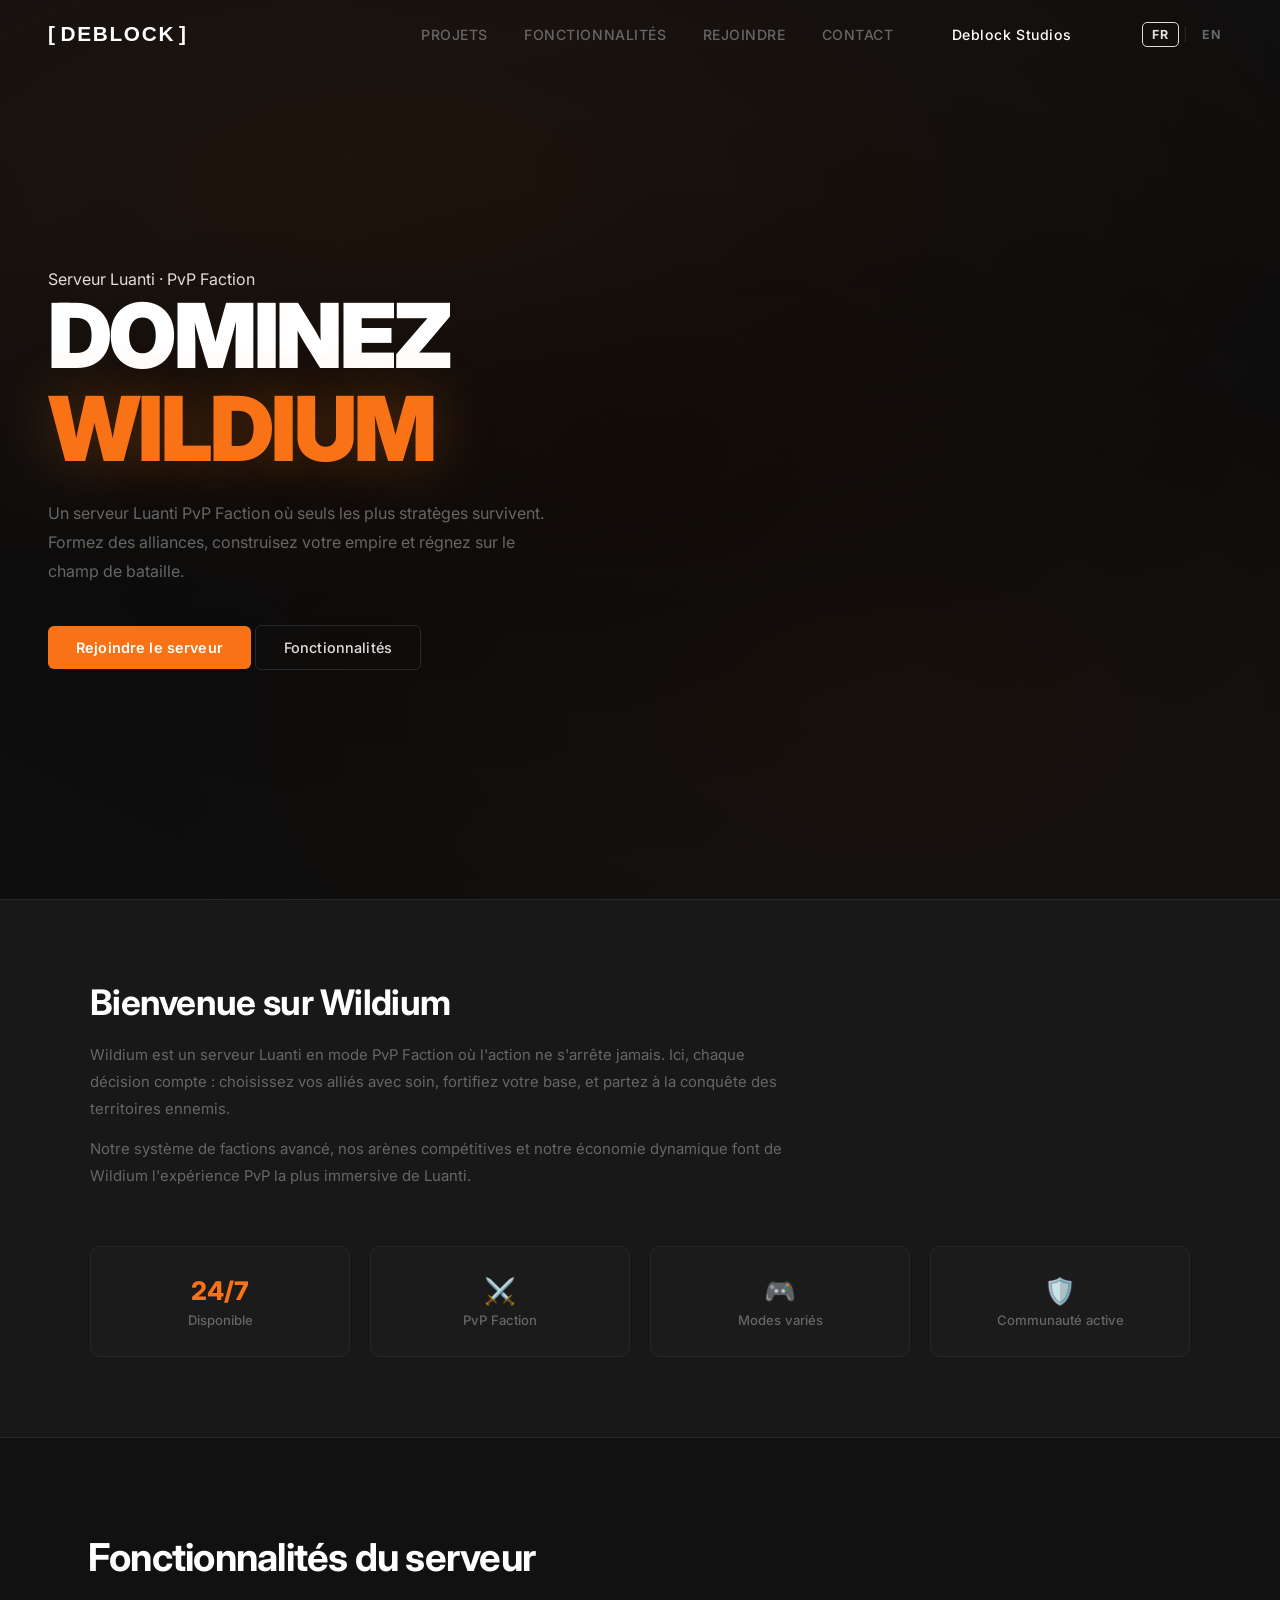
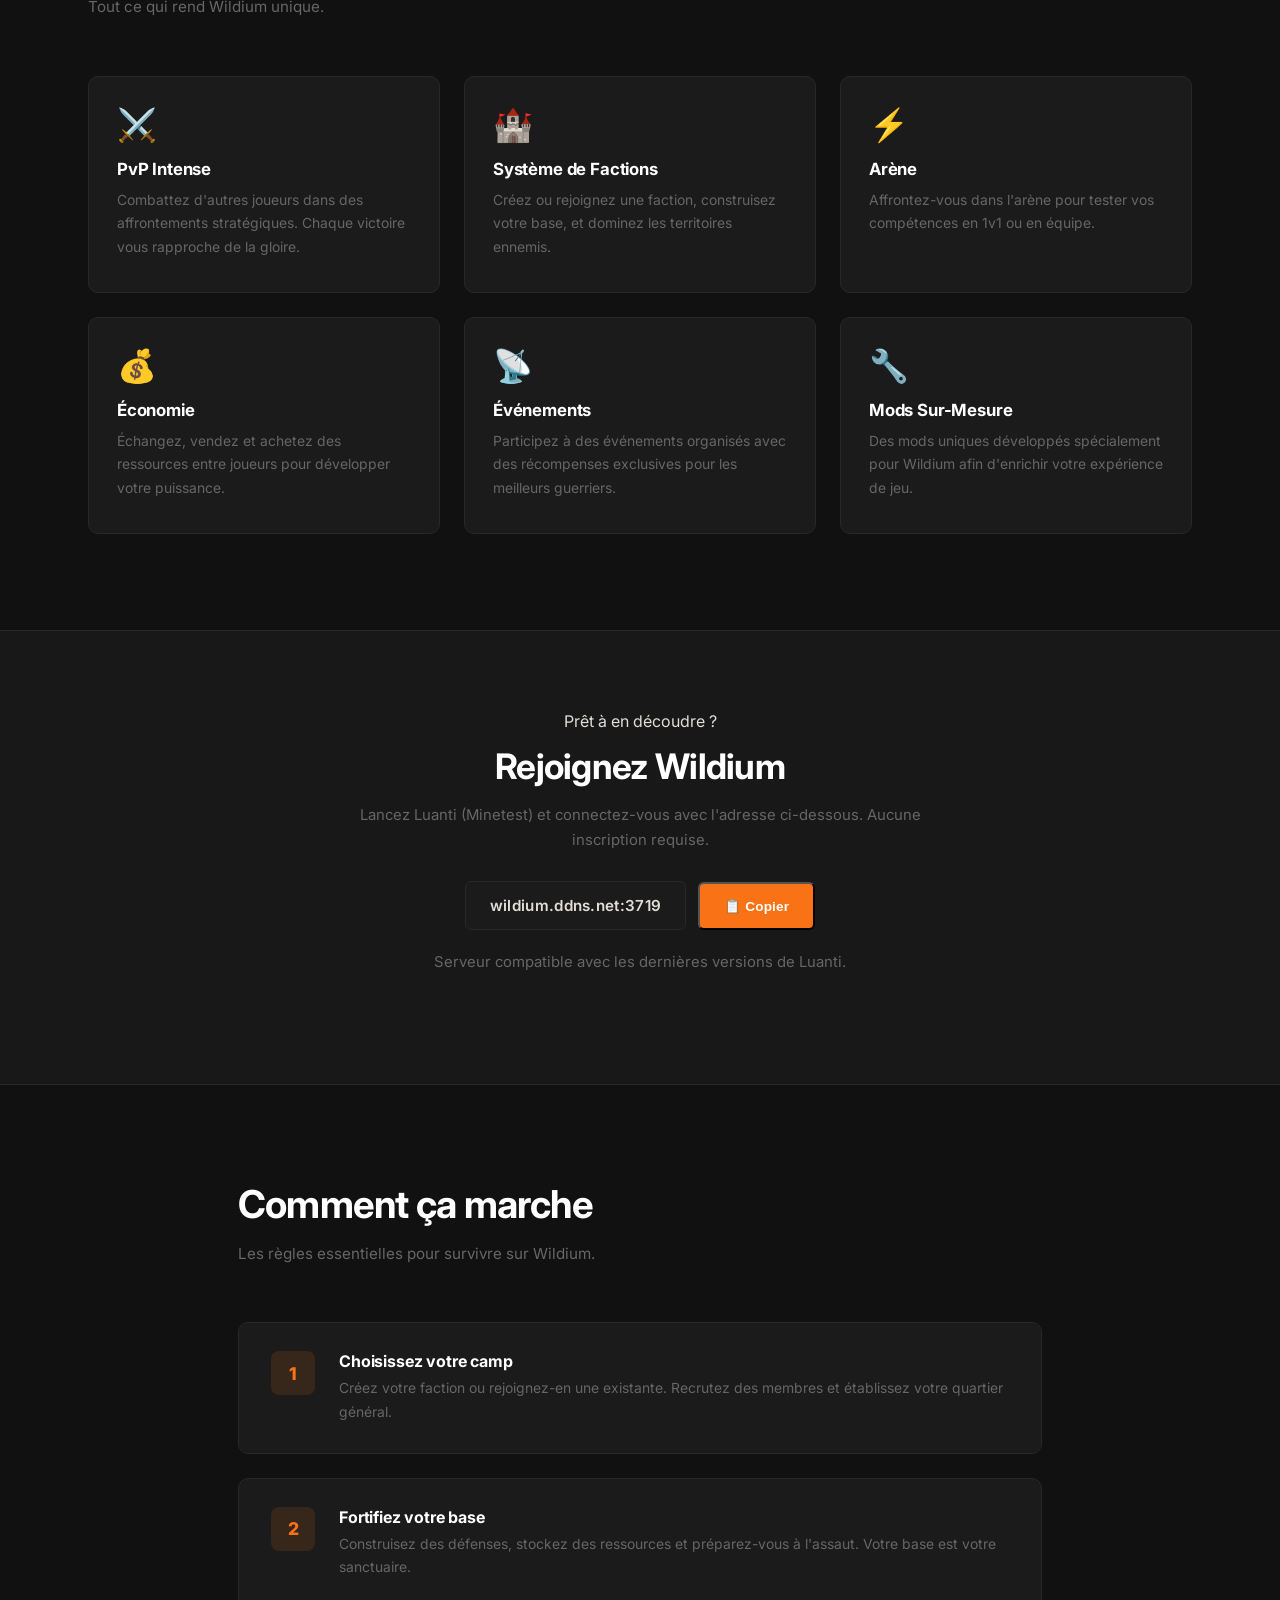
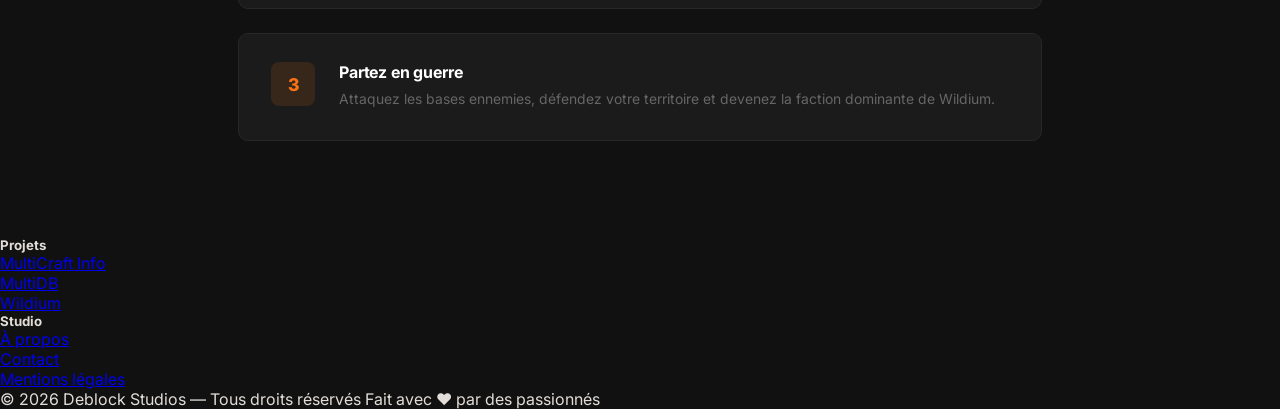
<file: wildium.html>
<!DOCTYPE html>
<html lang="fr">
<head>
  <meta charset="UTF-8" />
  <meta name="viewport" content="width=device-width, initial-scale=1.0" />
  <meta name="description" data-i18n="wildium.meta.desc" content="Wildium — Serveur Luanti PvP Faction. Formez des alliances, affrontez vos ennemis, construisez votre empire." />
  <title data-i18n="wildium.meta.title">Wildium — Serveur Luanti PvP Faction</title>

  <link rel="preconnect" href="https://fonts.googleapis.com" />
  <link href="https://fonts.googleapis.com/css2?family=Inter:wght@400;500;600;700;800;900&display=swap" rel="stylesheet" />

  <link rel="stylesheet" href="css/style.css" />
  <link rel="stylesheet" href="css/navbar.css" />
  <link rel="stylesheet" href="css/wildium.css" />
  <link rel="icon" href="/favicon.ico" type="image/x-icon">
</head>
<body>
<div class="halo-a" aria-hidden="true"></div>
<div class="halo-b" aria-hidden="true"></div>


<!-- NAVBAR -->
<nav id="navbar">
  <a href="/" class="nav-logo">
    <span class="logo-bracket">[</span>DEBLOCK<span class="logo-bracket">]</span>
  </a>

  <ul class="nav-links">
    <li><a href="https://deblock-studios.vercel.app/#about"     data-i18n="nav.projects">Projets</a></li>
    <li><a href="#features"  data-i18n="wildium.nav.features">Fonctionnalités</a></li>
    <li><a href="#join"      data-i18n="wildium.nav.join">Rejoindre</a></li>
    <li><a href="https://deblock-studios.vercel.app/#footer"    data-i18n="nav.contact">Contact</a></li>
    <li><a href="/" class="nav-cta">Deblock Studios</a></li>
    <li class="lang-switcher">
      <button class="lang-btn active" data-lang="fr">FR</button>
      <span class="lang-sep">|</span>
      <button class="lang-btn" data-lang="en">EN</button>
    </li>
  </ul>

  <button class="nav-hamburger" id="hamburger-btn" aria-label="Menu" aria-expanded="false">
    <span></span><span></span><span></span>
  </button>
</nav>

<nav class="nav-drawer" id="nav-drawer">
  <a href="#about"    data-i18n="nav.projects">Projets</a>
  <a href="#features" data-i18n="wildium.nav.features">Fonctionnalités</a>
  <a href="#join"     data-i18n="wildium.nav.join">Rejoindre</a>
  <a href="#footer"   data-i18n="nav.contact">Contact</a>
  <div class="lang-switcher" style="margin-top:6px;">
    <button class="lang-btn active" data-lang="fr">FR</button>
    <span class="lang-sep">|</span>
    <button class="lang-btn" data-lang="en">EN</button>
  </div>
</nav>

<!-- HERO -->
<section id="wildium-hero">
  <div class="wildium-hero-bg"></div>
  <div class="wildium-hero-content reveal">
    <span class="hero-eyebrow" data-i18n="wildium.hero.eyebrow">Serveur Luanti · PvP Faction</span>
    <h1 class="wildium-hero-title">
      <span data-i18n="wildium.hero.title.line1">Dominez</span><br />
      <span class="highlight" data-i18n="wildium.hero.title.highlight">Wildium</span>
    </h1>
    <p class="wildium-hero-sub" data-i18n="wildium.hero.sub">
      Un serveur Luanti PvP Faction où seuls les plus stratèges survivent. Formez des alliances, construisez votre empire et régnez sur le champ de bataille.
    </p>
    <div class="hero-actions">
      <a href="#join" class="btn-primary">
        <span data-i18n="wildium.hero.cta.join">Rejoindre le serveur</span>
      </a>
      <a href="#features" class="btn-ghost">
        <span data-i18n="wildium.hero.cta.features">Fonctionnalités</span>
      </a>
    </div>
  </div>
</section>

<!-- ABOUT / STATS BANNER -->
<section id="wildium-about">
  <div class="wildium-about-inner reveal">
    <div class="wildium-about-text">
      <h2 data-i18n="wildium.about.title">Bienvenue sur Wildium</h2>
      <p data-i18n="wildium.about.p1">
        Wildium est un serveur Luanti en mode PvP Faction où l'action ne s'arrête jamais. Ici, chaque décision compte : choisissez vos alliés avec soin, fortifiez votre base, et partez à la conquête des territoires ennemis.
      </p>
      <p data-i18n="wildium.about.p2">
        Notre système de factions avancé, nos arènes compétitives et notre économie dynamique font de Wildium l'expérience PvP la plus immersive de Luanti.
      </p>
    </div>

    <div class="wildium-stats">
      <div class="wildium-stat reveal reveal-delay-1">
        <span class="stat-number" data-i18n="wildium.stat.factions">24/7</span>
        <span class="stat-label" data-i18n="wildium.stat.factions.label">Disponible</span>
      </div>
      <div class="wildium-stat reveal reveal-delay-2">
        <span class="stat-number">⚔️</span>
        <span class="stat-label" data-i18n="wildium.stat.pvp.label">PvP Faction</span>
      </div>
      <div class="wildium-stat reveal reveal-delay-3">
        <span class="stat-number">🎮</span>
        <span class="stat-label" data-i18n="wildium.stat.modes.label">Modes variés</span>
      </div>
      <div class="wildium-stat reveal reveal-delay-4">
        <span class="stat-number">🛡️</span>
        <span class="stat-label" data-i18n="wildium.stat.communaute.label">Communauté active</span>
      </div>
    </div>
  </div>
</section>

<!-- FEATURES -->
<section id="features">
  <div class="section-head reveal">
    <h2 class="section-title" data-i18n="wildium.features.title">Fonctionnalités du serveur</h2>
    <p class="section-sub" data-i18n="wildium.features.sub">Tout ce qui rend Wildium unique.</p>
  </div>

  <div class="features-grid">

    <article class="feature-card reveal reveal-delay-1">
      <div class="feature-icon">⚔️</div>
      <h3 data-i18n="wildium.feature.pvp.title">PvP Intense</h3>
      <p data-i18n="wildium.feature.pvp.desc">Combattez d'autres joueurs dans des affrontements stratégiques. Chaque victoire vous rapproche de la gloire.</p>
    </article>

    <article class="feature-card reveal reveal-delay-2">
      <div class="feature-icon">🏰</div>
      <h3 data-i18n="wildium.feature.faction.title">Système de Factions</h3>
      <p data-i18n="wildium.feature.faction.desc">Créez ou rejoignez une faction, construisez votre base, et dominez les territoires ennemis.</p>
    </article>

    <article class="feature-card reveal reveal-delay-3">
      <div class="feature-icon">⚡</div>
      <h3 data-i18n="wildium.feature.arena.title">Arène</h3>
      <p data-i18n="wildium.feature.arena.desc">Affrontez-vous dans l'arène pour tester vos compétences en 1v1 ou en équipe.</p>
    </article>

    <article class="feature-card reveal reveal-delay-1">
      <div class="feature-icon">💰</div>
      <h3 data-i18n="wildium.feature.economy.title">Économie</h3>
      <p data-i18n="wildium.feature.economy.desc">Échangez, vendez et achetez des ressources entre joueurs pour développer votre puissance.</p>
    </article>

    <article class="feature-card reveal reveal-delay-2">
      <div class="feature-icon">📡</div>
      <h3 data-i18n="wildium.feature.events.title">Événements</h3>
      <p data-i18n="wildium.feature.events.desc">Participez à des événements organisés avec des récompenses exclusives pour les meilleurs guerriers.</p>
    </article>

    <article class="feature-card reveal reveal-delay-3">
      <div class="feature-icon">🔧</div>
      <h3 data-i18n="wildium.feature.custom.title">Mods Sur-Mesure</h3>
      <p data-i18n="wildium.feature.custom.desc">Des mods uniques développés spécialement pour Wildium afin d'enrichir votre expérience de jeu.</p>
    </article>

  </div>
</section>

<!-- JOIN -->
<section id="join">
  <div class="join-inner reveal">
    <div class="join-card">
      <span class="hero-eyebrow" data-i18n="wildium.join.eyebrow">Prêt à en découdre ?</span>
      <h2 data-i18n="wildium.join.title">Rejoignez Wildium</h2>
      <p data-i18n="wildium.join.desc">
        Lancez Luanti (Minetest) et connectez-vous avec l'adresse ci-dessous. Aucune inscription requise.
      </p>
      <div class="join-ip">
        <code id="server-ip">wildium.ddns.net:3719</code>
        <button class="btn-primary" id="copy-ip-btn" data-i18n="wildium.join.copy">
          📋 Copier
        </button>
      </div>
      <p class="join-note" data-i18n="wildium.join.note">
        Serveur compatible avec les dernières versions de Luanti.
      </p>
    </div>
  </div>
</section>

<!-- RULES / SECTION GAMEPLAY -->
<section id="gameplay">
  <div class="section-head reveal">
    <h2 class="section-title" data-i18n="wildium.gameplay.title">Comment ça marche</h2>
    <p class="section-sub" data-i18n="wildium.gameplay.sub">Les règles essentielles pour survivre sur Wildium.</p>
  </div>

  <div class="gameplay-grid">

    <div class="gameplay-step reveal reveal-delay-1">
      <span class="step-number">1</span>
      <div>
        <h3 data-i18n="wildium.gameplay.step1.title">Choisissez votre camp</h3>
        <p data-i18n="wildium.gameplay.step1.desc">Créez votre faction ou rejoignez-en une existante. Recrutez des membres et établissez votre quartier général.</p>
      </div>
    </div>

    <div class="gameplay-step reveal reveal-delay-2">
      <span class="step-number">2</span>
      <div>
        <h3 data-i18n="wildium.gameplay.step2.title">Fortifiez votre base</h3>
        <p data-i18n="wildium.gameplay.step2.desc">Construisez des défenses, stockez des ressources et préparez-vous à l'assaut. Votre base est votre sanctuaire.</p>
      </div>
    </div>

    <div class="gameplay-step reveal reveal-delay-3">
      <span class="step-number">3</span>
      <div>
        <h3 data-i18n="wildium.gameplay.step3.title">Partez en guerre</h3>
        <p data-i18n="wildium.gameplay.step3.desc">Attaquez les bases ennemies, défendez votre territoire et devenez la faction dominante de Wildium.</p>
      </div>
    </div>

  </div>
</section>

<!-- FOOTER -->
<footer id="footer">
  <div class="footer-top reveal">
    <div class="footer-col">
      <h5 data-i18n="footer.col.projects">Projets</h5>
      <ul>
        <li><a href="https://multicraft-info.netlify.app">MultiCraft Info</a></li>
        <li><a href="https://multidb.vercel.app">MultiDB</a></li>
        <li><a href="wildium.html">Wildium</a></li>
      </ul>
    </div>

    <div class="footer-col">
      <h5 data-i18n="footer.col.studio">Studio</h5>
      <ul>
        <li><a href="/#about" data-i18n="footer.about">À propos</a></li>
        <li><a href="mailto:creatif.france@outlook.com" data-i18n="footer.contact">Contact</a></li>
        <li><a href="legal.html" data-i18n="footer.legal">Mentions légales</a></li>
      </ul>
    </div>
  </div>

  <div class="footer-bottom">
    <span data-i18n="footer.copy">© 2026 Deblock Studios — Tous droits réservés</span>
    <span data-i18n="footer.made">Fait avec ❤️ par des passionnés</span>
  </div>
</footer>

<script src="js/i18n.js"></script>
<script src="js/effects.js"></script>
<script src="js/wildium.js"></script>
<script>i18n.init();</script>
</body>
</html>
</file>
<file: css/style.css>
/* ════════════════════════════════════════════════
   DEBLOCK STUDIOS — style.css
   ════════════════════════════════════════════════ */

*, *::before, *::after { box-sizing: border-box; margin: 0; padding: 0; }

:root {
  --bg:      #111;
  --bg2:     #181818;
  --card:    #1b1b1b;
  --accent:  #f97316;
  --text:    #e2ddd8;
  --muted:   #666;
  --border:  #282828;
}

html { scroll-behavior: smooth; }

body {
  background: var(--bg);
  color: var(--text);
  font-family: 'Inter', sans-serif;
  overflow-x: hidden;
  -webkit-font-smoothing: antialiased;
}

::-webkit-scrollbar { width: 5px; }
::-webkit-scrollbar-track { background: var(--bg); }
::-webkit-scrollbar-thumb { background: var(--border); border-radius: 3px; }

/* ── Buttons ── */
.btn-primary {
  display: inline-flex;
  align-items: center;
  gap: 8px;
  background: var(--accent);
  color: #fff;
  padding: 13px 28px;
  border-radius: 6px;
  font-weight: 600;
  font-size: .9rem;
  text-decoration: none;
  transition: opacity .15s, transform .15s;
  letter-spacing: .01em;
}
.btn-primary:hover {
  opacity: .88;
  transform: translateY(-1px);
}

.btn-ghost {
  display: inline-flex;
  align-items: center;
  gap: 8px;
  background: transparent;
  color: var(--text);
  padding: 13px 28px;
  border-radius: 6px;
  border: 1px solid var(--border);
  font-weight: 500;
  font-size: .9rem;
  text-decoration: none;
  transition: border-color .15s, color .15s, transform .15s;
  letter-spacing: .01em;
}
.btn-ghost:hover {
  border-color: #444;
  color: #fff;
  transform: translateY(-1px);
}

/* ── Section headings ── */
.section-head { margin-bottom: 56px; }

.section-title {
  font-weight: 700;
  font-size: clamp(1.6rem, 3vw, 2.4rem);
  color: #fff;
  margin-bottom: 14px;
  letter-spacing: -.02em;
  line-height: 1.2;
}

.section-sub {
  color: var(--muted);
  font-size: .95rem;
  max-width: 440px;
  line-height: 1.7;
}
</file>
<file: css/navbar.css>
/* ════════════════════════════════════════════════
   DEBLOCK STUDIOS — navbar.css
   ════════════════════════════════════════════════ */

nav {
  position: fixed;
  top: 0; left: 0; right: 0;
  z-index: 100;
  display: flex;
  align-items: center;
  justify-content: space-between;
  padding: 0 48px;
  height: 68px;
  background: transparent;
  transition: background .4s, backdrop-filter .4s, box-shadow .4s;
}
nav.scrolled {
  background: rgba(7,7,15,.88);
  backdrop-filter: blur(16px);
  box-shadow: 0 1px 0 var(--border);
}

/* Logo */
.nav-logo {
  font-family: 'Orbitron', sans-serif;
  font-weight: 900;
  font-size: 1.3rem;
  letter-spacing: .08em;
  color: #fff;
  text-decoration: none;
  display: flex;
  align-items: center;
  gap: 4px;
}
.nav-logo .logo-bracket { color: var(--lilac); }

/* Links */
.nav-links {
  display: flex;
  align-items: center;
  gap: 36px;
  list-style: none;
}
.nav-links a {
  color: var(--muted);
  text-decoration: none;
  font-size: .88rem;
  font-weight: 500;
  letter-spacing: .04em;
  text-transform: uppercase;
  transition: color .2s;
}
.nav-links a:hover { color: #fff; }

/* CTA button inside nav */
.nav-cta {
  background: var(--violet) !important;
  color: #fff !important;
  padding: 8px 22px;
  border-radius: 6px;
  transition: background .2s, box-shadow .2s !important;
  text-transform: none !important;
}
.nav-cta:hover {
  background: var(--lilac) !important;
  box-shadow: 0 0 20px var(--glow);
  color: #fff !important;
}

/* Language switcher */
.lang-switcher {
  display: flex;
  align-items: center;
  gap: 4px;
  margin-left: 12px;
}
.lang-btn {
  background: transparent;
  border: 1.5px solid transparent;
  color: var(--muted);
  font-family: 'Inter', sans-serif;
  font-size: .78rem;
  font-weight: 700;
  letter-spacing: .08em;
  padding: 4px 9px;
  border-radius: 5px;
  cursor: pointer;
  transition: color .2s, border-color .2s;
  text-transform: uppercase;
}
.lang-btn:hover { color: #fff; border-color: var(--border); }
.lang-btn.active {
  color: var(--lilac);
  border-color: var(--lilac);
}
.lang-sep {
  color: var(--border);
  font-size: .85rem;
  user-select: none;
}

/* Mobile hamburger */
.nav-hamburger {
  display: none;
  flex-direction: column;
  gap: 5px;
  cursor: pointer;
  padding: 6px;
  background: none;
  border: none;
}
.nav-hamburger span {
  width: 24px; height: 2px;
  background: var(--text);
  border-radius: 2px;
  transition: transform .3s, opacity .3s;
}

/* Mobile drawer */
.nav-drawer {
  display: none;
  position: fixed;
  top: 68px; left: 0; right: 0;
  background: rgba(7,7,15,.97);
  backdrop-filter: blur(20px);
  border-bottom: 1px solid var(--border);
  padding: 24px 48px 32px;
  z-index: 99;
  flex-direction: column;
  gap: 20px;
}
.nav-drawer.open { display: flex; }
.nav-drawer a {
  color: var(--muted);
  text-decoration: none;
  font-size: 1rem;
  font-weight: 500;
  letter-spacing: .04em;
  text-transform: uppercase;
  transition: color .2s;
  padding: 4px 0;
}
.nav-drawer a:hover { color: #fff; }

/* ── Responsive ── */
@media (max-width: 900px) {
  nav { padding: 0 24px; }
  .nav-links { display: none; }
  .nav-hamburger { display: flex; }
}
</file>
<file: css/wildium.css>
/* ════════════════════════════════════════════════
   WILDIUM — wildium.css
   DA compatible avec Deblock Studios
   ════════════════════════════════════════════════ */

/* ── Hero ── */
#wildium-hero {
  min-height: 100vh;
  display: flex;
  align-items: center;
  position: relative;
  overflow: hidden;
  border-bottom: 1px solid var(--border);
}

.wildium-hero-bg {
  position: absolute;
  inset: 0;
  background:
    radial-gradient(ellipse 80% 50% at 30% 20%, rgba(249,115,22,.08), transparent),
    radial-gradient(ellipse 60% 50% at 70% 80%, rgba(249,115,22,.05), transparent),
    radial-gradient(ellipse 100% 80% at 50% 50%, rgba(0,0,0,.6), transparent);
  pointer-events: none;
}

.wildium-hero-content {
  max-width: 820px;
  padding: 120px 48px 80px;
  position: relative;
  z-index: 1;
}

.wildium-hero-title {
  font-weight: 900;
  font-size: clamp(3.2rem, 7vw, 6rem);
  line-height: 1.04;
  letter-spacing: -.03em;
  margin-bottom: 24px;
  color: #fff;
  text-transform: uppercase;
}
.wildium-hero-title .highlight {
  color: var(--accent);
  text-shadow: 0 0 60px rgba(249,115,22,.3);
}

.wildium-hero-sub {
  font-size: 1rem;
  line-height: 1.8;
  color: var(--muted);
  max-width: 520px;
  margin-bottom: 40px;
}

/* ── About / Stats ── */
#wildium-about {
  background: var(--bg2);
  border-bottom: 1px solid var(--border);
  padding: 80px 48px;
}

.wildium-about-inner {
  max-width: 1100px;
  margin: 0 auto;
}

.wildium-about-text {
  max-width: 700px;
  margin-bottom: 56px;
}
.wildium-about-text h2 {
  font-weight: 700;
  font-size: clamp(1.5rem, 2.8vw, 2.2rem);
  color: #fff;
  margin-bottom: 18px;
  letter-spacing: -.02em;
  line-height: 1.25;
}
.wildium-about-text p {
  color: var(--muted);
  line-height: 1.8;
  margin-bottom: 14px;
  font-size: .93rem;
}

.wildium-stats {
  display: grid;
  grid-template-columns: repeat(4, 1fr);
  gap: 20px;
}

.wildium-stat {
  background: var(--card);
  border: 1px solid var(--border);
  border-radius: 10px;
  padding: 28px 20px;
  text-align: center;
  transition: border-color .2s, transform .2s;
}
.wildium-stat:hover {
  border-color: #383838;
  transform: translateY(-3px);
}

.stat-number {
  display: block;
  font-size: 1.6rem;
  font-weight: 800;
  color: var(--accent);
  margin-bottom: 6px;
}
.stat-label {
  display: block;
  font-size: .82rem;
  color: var(--muted);
  font-weight: 500;
}

/* ── Features ── */
#features {
  padding: 96px 48px;
  max-width: 1200px;
  margin: 0 auto;
}

.features-grid {
  display: grid;
  grid-template-columns: repeat(3, 1fr);
  gap: 24px;
}

.feature-card {
  background: var(--card);
  border: 1px solid var(--border);
  border-radius: 10px;
  padding: 32px 28px;
  transition: border-color .2s, transform .2s;
}
.feature-card:hover {
  border-color: #383838;
  transform: translateY(-4px);
}

.feature-icon {
  font-size: 2rem;
  margin-bottom: 18px;
  line-height: 1;
}

.feature-card h3 {
  font-weight: 700;
  font-size: 1.05rem;
  color: #fff;
  margin-bottom: 10px;
  letter-spacing: -.01em;
}

.feature-card p {
  font-size: .87rem;
  line-height: 1.7;
  color: var(--muted);
}

/* ── Join section ── */
#join {
  padding: 80px 48px;
  background: var(--bg2);
  border-top: 1px solid var(--border);
  border-bottom: 1px solid var(--border);
}

.join-inner {
  max-width: 620px;
  margin: 0 auto;
  text-align: center;
}

.join-card h2 {
  font-weight: 700;
  font-size: clamp(1.6rem, 3vw, 2.2rem);
  color: #fff;
  margin: 14px 0 16px;
  letter-spacing: -.02em;
}

.join-card > p {
  color: var(--muted);
  line-height: 1.7;
  font-size: .93rem;
  margin-bottom: 28px;
}

.join-ip {
  display: flex;
  gap: 12px;
  align-items: center;
  justify-content: center;
  flex-wrap: wrap;
  margin-bottom: 20px;
}

.join-ip code {
  background: var(--card);
  border: 1px solid var(--border);
  border-radius: 6px;
  padding: 14px 24px;
  font-family: 'Inter', monospace;
  font-size: .95rem;
  font-weight: 600;
  color: var(--text);
  letter-spacing: .02em;
  user-select: all;
}

.join-ip .btn-primary {
  padding: 14px 24px;
  font-size: .85rem;
}

.join-note {
  font-size: .78rem;
  color: #555;
}

.join-note a {
  color: var(--accent);
  text-decoration: none;
}
.join-note a:hover {
  text-decoration: underline;
}

/* ── Gameplay / Steps ── */
#gameplay {
  padding: 96px 48px;
  max-width: 900px;
  margin: 0 auto;
}

.gameplay-grid {
  display: flex;
  flex-direction: column;
  gap: 24px;
}

.gameplay-step {
  display: flex;
  gap: 24px;
  align-items: flex-start;
  background: var(--card);
  border: 1px solid var(--border);
  border-radius: 10px;
  padding: 28px 32px;
  transition: border-color .2s, transform .2s;
}
.gameplay-step:hover {
  border-color: #383838;
  transform: translateX(4px);
}

.step-number {
  flex-shrink: 0;
  width: 44px;
  height: 44px;
  border-radius: 8px;
  background: rgba(249,115,22,.12);
  color: var(--accent);
  font-weight: 800;
  font-size: 1.1rem;
  display: flex;
  align-items: center;
  justify-content: center;
}

.gameplay-step h3 {
  font-weight: 700;
  font-size: 1rem;
  color: #fff;
  margin-bottom: 6px;
  letter-spacing: -.01em;
}

.gameplay-step p {
  font-size: .87rem;
  line-height: 1.7;
  color: var(--muted);
}

/* ── Responsive ── */
@media (max-width: 860px) {
  .wildium-hero-content { padding: 100px 24px 64px; }
  #wildium-about { padding: 56px 24px; }
  .wildium-stats { grid-template-columns: repeat(2, 1fr); }
  #features { padding: 64px 24px; }
  .features-grid { grid-template-columns: 1fr; }
  #join { padding: 56px 24px; }
  #gameplay { padding: 64px 24px; }
}

@media (max-width: 560px) {
  .wildium-stats { grid-template-columns: 1fr; }
  .join-ip { flex-direction: column; }
  .join-ip code { width: 100%; text-align: center; }
  .gameplay-step { flex-direction: column; }
}
</file>
